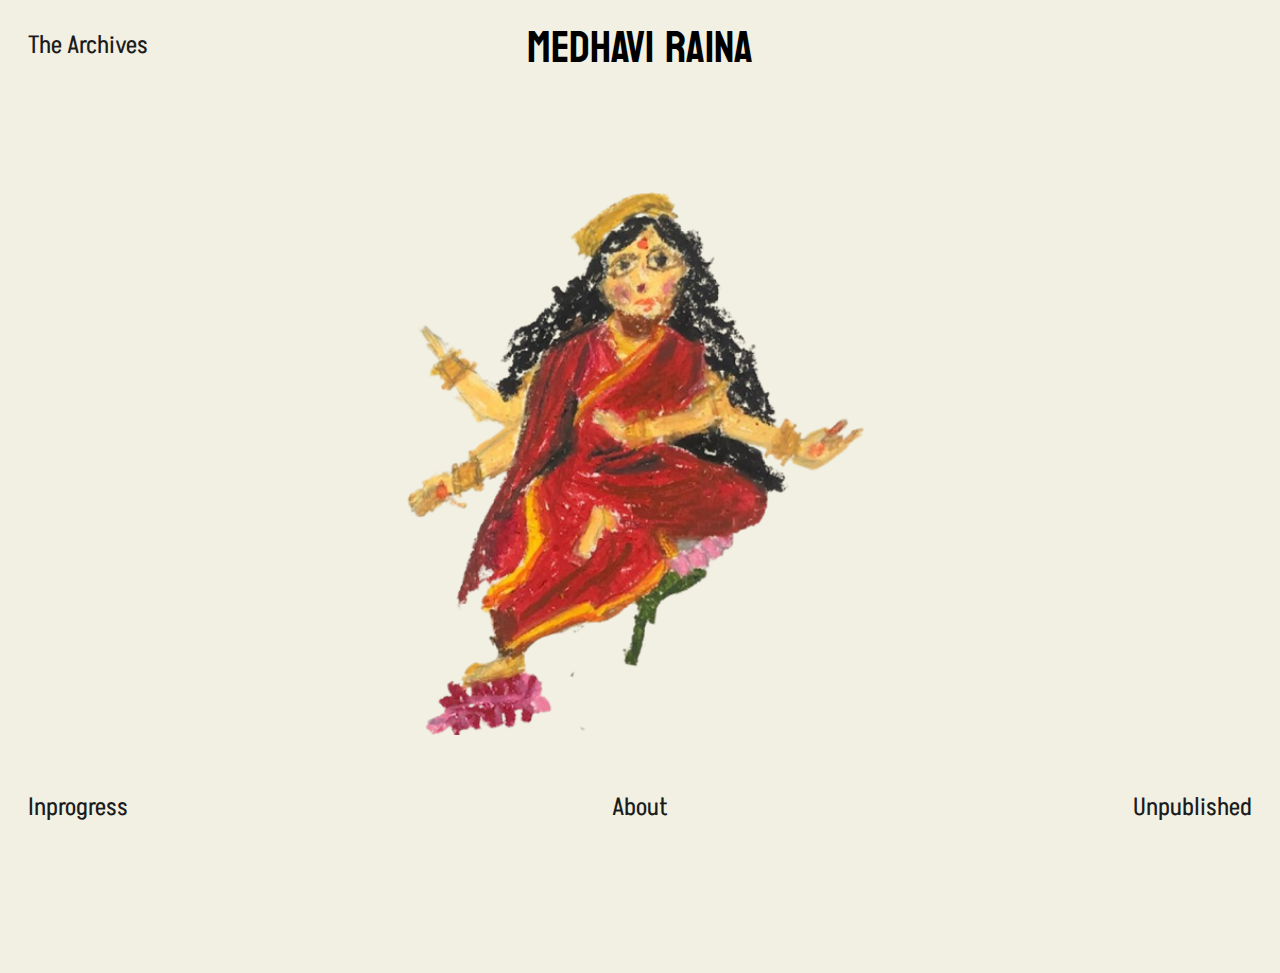
<file: index.html>
<!DOCTYPE html>
<html lang="en">
  <head>
    <meta charset="UTF-8" />
    <!-- <meta name="viewport" content="width=device-width, initial-scale=1.0" /> -->
    <meta name="viewport" content="width=device-width, initial-scale=1.0, maximum-scale=1, user-scalable=no, orientation=portrait">
    <link
      href="https://fonts.googleapis.com/css2?family=Akshar:wght@400;700&display=swap"
      rel="stylesheet"
    />
    <title>Responsive Portfolio</title>
    <link rel="stylesheet" href="styles.css" />
  </head>
  <body>
    <div class="main-name" onclick="">MEDHAVI RAINA</div>
    <div class="container">
      <!-- First Row -->
      <div class="item1" onclick="openBottomSheet()">The Archives</div>
      <!-- <div class="item2">Projects</div> -->

      <!-- Second Row -->
      <div class="item3">
        <img
          src="assets/images/homepageImage-removebg-preview.png"
          class="image1"
          alt="Image"
        />
      </div>

      <!-- Third Row -->
      <div class="third-row">
        <div class="item4"><a href="inprogress.html">Inprogress</a></div>
        <div class="item5"><a href="about.html">About</a></div>
        <div class="item6"><a href="thearchives.html">Unpublished</a></div>
      </div>
    </div>
    <div class="bottom-sheet" id="sheetNumber">
      <div class="sheet-content">
        <span class="close-btn" onclick="closeBottomSheet()">Back</span>
        <div class="archives-container">
          <a href="varsity.html" class="widget">
            <!-- <div class="image-section"></div> -->
            <div class="tag1">Varsity Memoirs</div>
          </a>
          <a href="business.html" class="widget">
            <!-- <div class="image-section"></div> -->
            <div class="tag2">
              <!-- <div class="image-section2"></div> -->
              Business Studies
            </div>
          </a>
          <!-- <div class="archive-clm3"> -->
            <a href="fyby.html" class="widget1">
              <!-- <div class="image-section"></div> -->
              <div class="tag3">PrabhaviFYBY</div>
            </a>
            <a href="lostart.html" class="widget1">
              <!-- <div class="image-section"></div> -->
              <div class="tag4">
                The Lost Arts
                <div class="image-section4"></div>
              </div>
            </a>
          <!-- </div> -->
          <a href="cars.html" class="widget">
            <!-- <div class="image-section"></div> -->
            <div class="tag5">
              <div class="image-section5">Cars&Cabins</div>
            </div>
          </a>
        </div>
      </div>
    </div>
    <script src="script.js"></script>
  </body>
</html>
</file>
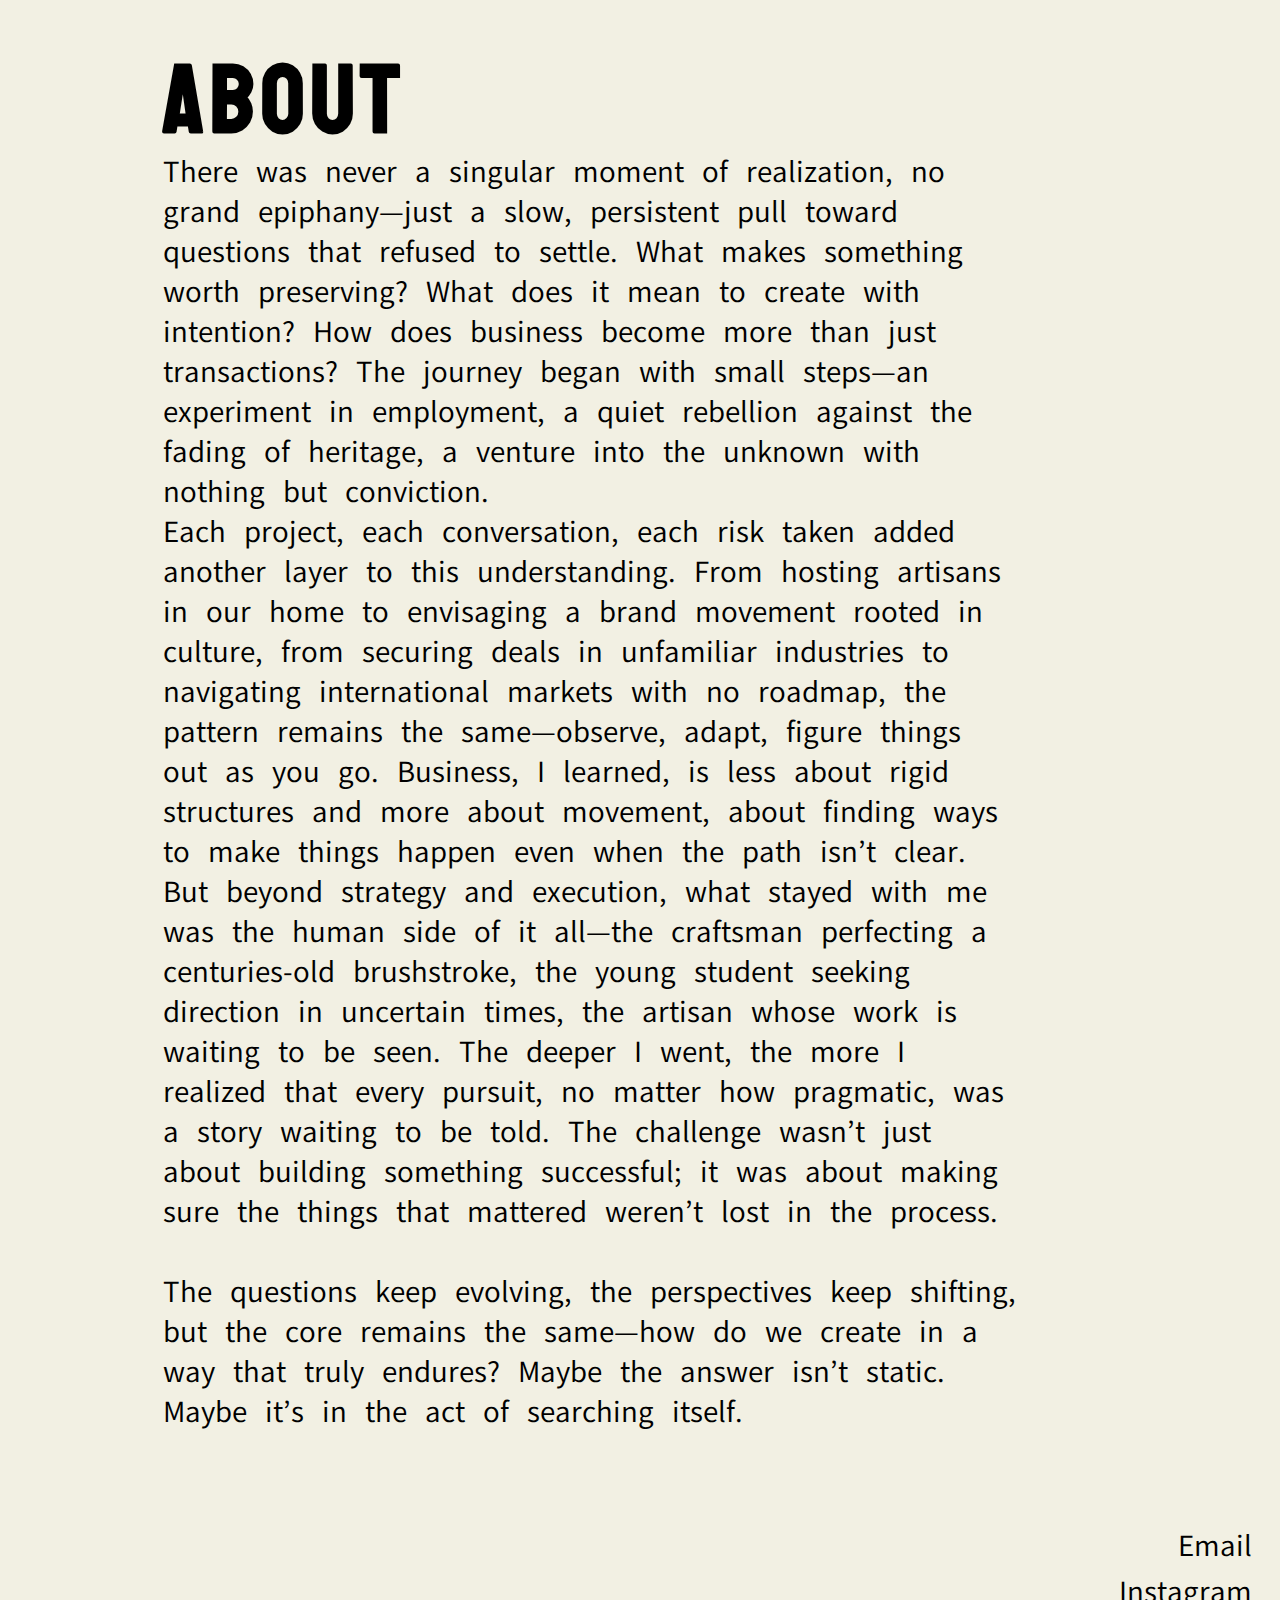
<file: about.html>
<!DOCTYPE html>
<html lang="en">
  <head>
    <meta charset="UTF-8" />
    <meta name="viewport" content="width=device-width, initial-scale=1.0" />
    <title>About</title>
    <link rel="stylesheet" href="styles.css" />
  </head>
  <body class="about-body">
    <div class="contentAB">
      <div class="aboutPara">
        <h1>ABOUT</h1>
        <p>
          There was never a singular moment of realization, no grand
          epiphany—just a slow, persistent pull toward questions that refused to
          settle. What makes something worth preserving? What does it mean to
          create with intention? How does business become more than just
          transactions? The journey began with small steps—an experiment in
          employment, a quiet rebellion against the fading of heritage, a
          venture into the unknown with nothing but conviction. <br> Each project,
          each conversation, each risk taken added another layer to this
          understanding. From hosting artisans in our home to envisaging a brand
          movement rooted in culture, from securing deals in unfamiliar
          industries to navigating international markets with no roadmap, the
          pattern remains the same—observe, adapt, figure things out as you go.
          Business, I learned, is less about rigid structures and more about
          movement, about finding ways to make things happen even when the path
          isn’t clear.
          <br />
          But beyond strategy and execution, what stayed with me was the human
          side of it all—the craftsman perfecting a centuries-old brushstroke,
          the young student seeking direction in uncertain times, the artisan
          whose work is waiting to be seen. The deeper I went, the more I
          realized that every pursuit, no matter how pragmatic, was a story
          waiting to be told. The challenge wasn’t just about building something
          successful; it was about making sure the things that mattered weren’t
          lost in the process. <br> <br> The questions keep evolving, the perspectives
          keep shifting, but the core remains the same—how do we create in a way
          that truly endures? Maybe the answer isn’t static. Maybe it’s in the
          act of searching itself. <br><br><br><br><br><br>
        </p>
      </div>
      <div class="aboutSocial">
        <p>Email</p><p>Instagram</p>
      </div>
    </div>
  </body>
</html>
</file>
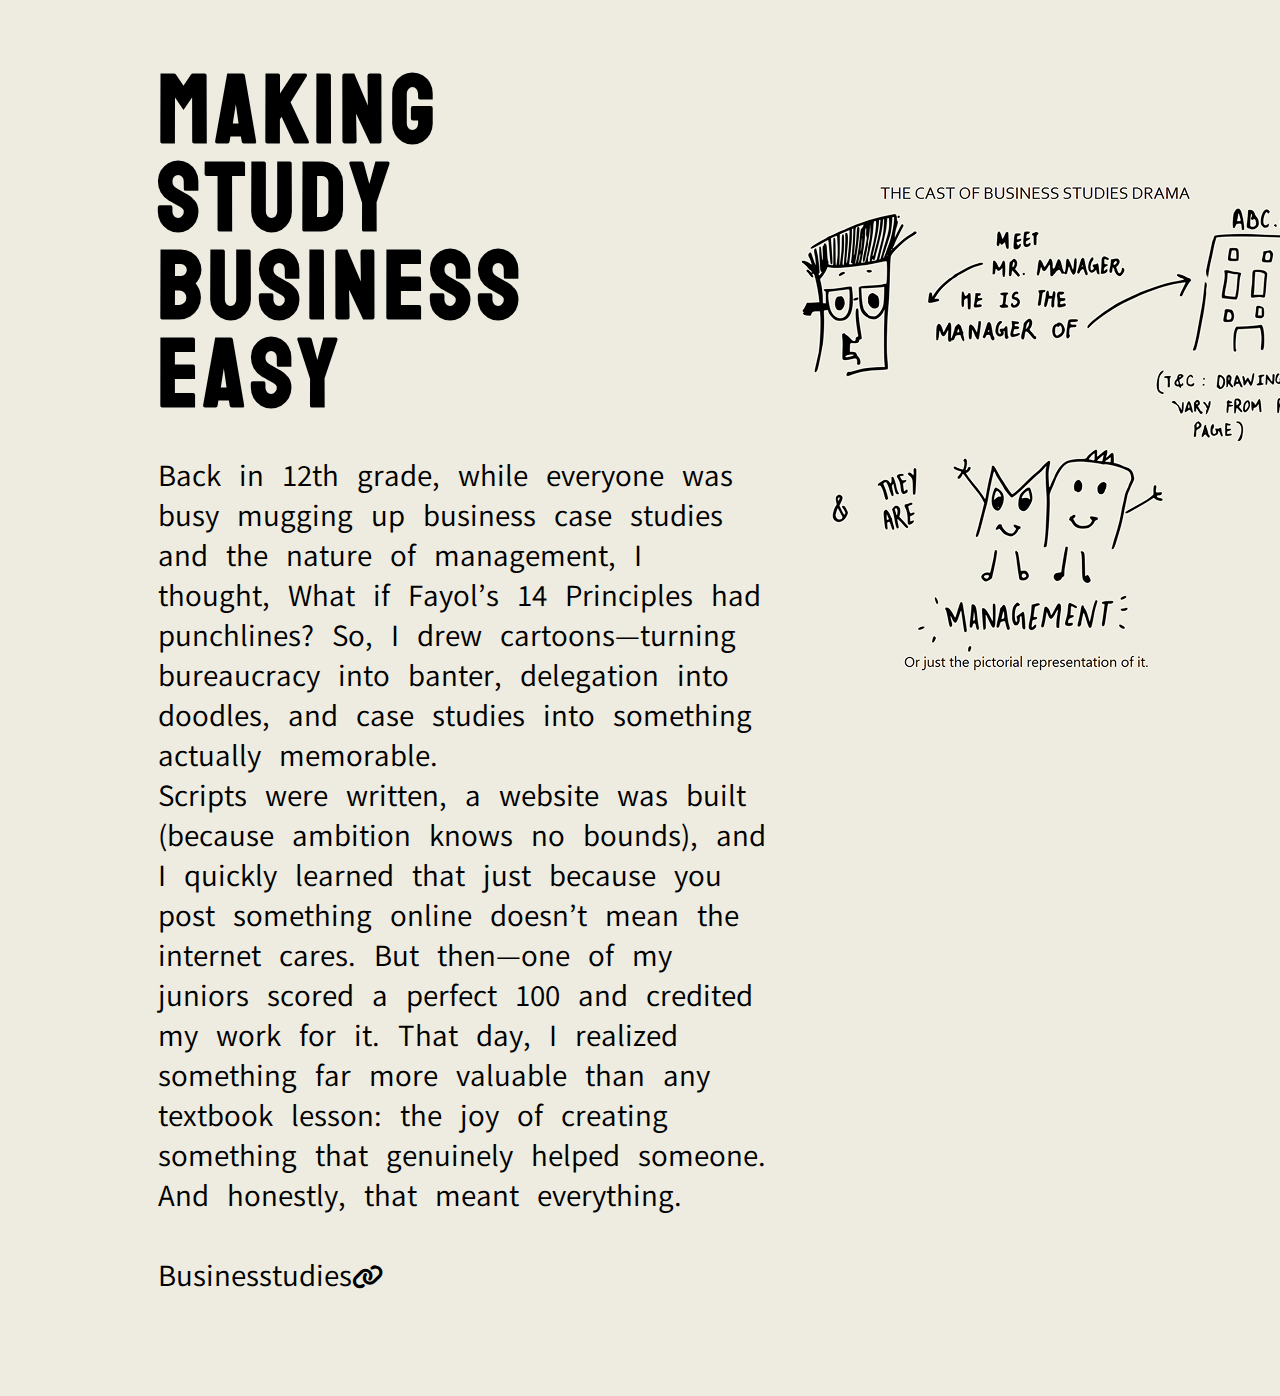
<file: business.html>
<!DOCTYPE html>
<html lang="en">
  <head>
    <meta charset="UTF-8" />
    <meta name="viewport" content="width=device-width, initial-scale=1.0" />
    <title>Business Studies</title>
    <link rel="stylesheet" href="styles.css" />
    <link
      rel="stylesheet"
      href="https://cdnjs.cloudflare.com/ajax/libs/font-awesome/6.4.2/css/all.min.css"
    />
  </head>
  <body class="business-body">
    <div class="content5">
      <div class="vl4">
        <h1>Making Study <br />Business easy</h1>
        <p>
          Back in 12th grade, while everyone was busy mugging up business case
          studies and the nature of management, I thought, What if Fayol’s 14
          Principles had punchlines? So, I drew cartoons—turning bureaucracy
          into banter, delegation into doodles, and case studies into something
          actually memorable. <br />
          Scripts were written, a website was built (because ambition knows no
          bounds), and I quickly learned that just because you post something
          online doesn’t mean the internet cares. But then—one of my juniors
          scored a perfect 100 and credited my work for it. That day, I realized
          something far more valuable than any textbook lesson: the joy of
          creating something that genuinely helped someone. And honestly, that
          meant everything. <br /><br />
          <a
            href="https://www.facebook.com/businesstudies/"
            class="businesslink"
            >Businesstudies<i class="fa-solid fa-link"></i
          ></a>
        </p>
        <br /><br />
      </div>
      <div class="bs25">
        <img src="assets/images/BusinesstudiesPostcard.png" alt="" />
      </div>
    </div>
  </body>
</html>
</file>
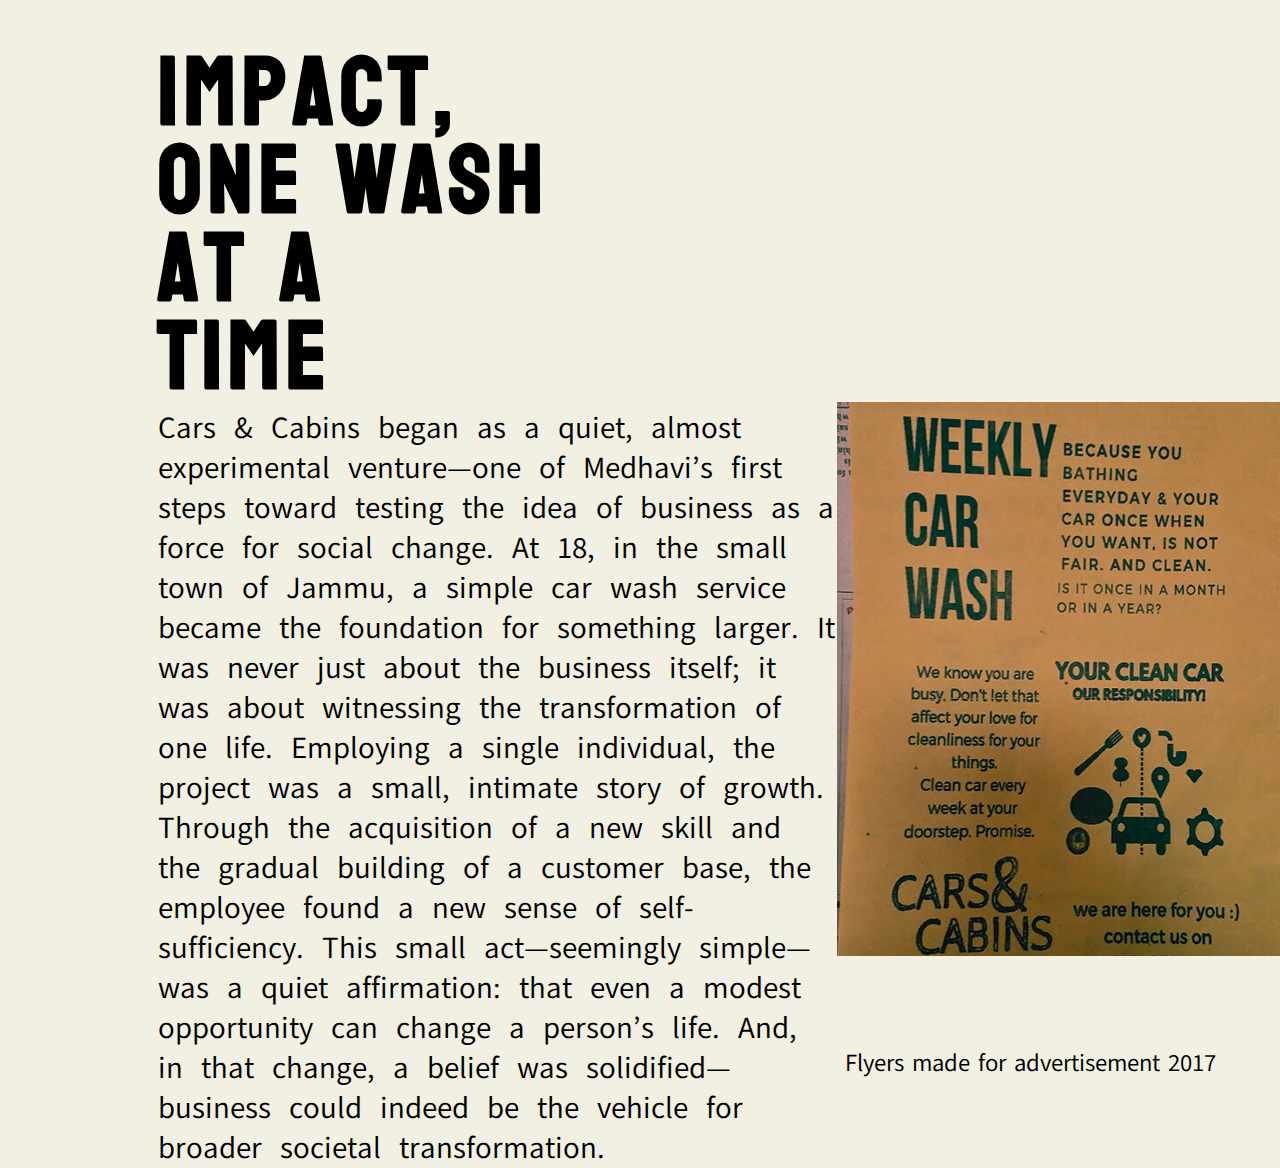
<file: cars.html>
<!DOCTYPE html>
<html lang="en">
  <head>
    <meta charset="UTF-8" />
    <meta name="viewport" content="width=device-width, initial-scale=1.0" />
    <title>Cars&Cabins</title>
    <link rel="stylesheet" href="styles.css" />
  </head>
  <body class="car-body">
    <div class="content">
      <div class="v0">
        <h1>
          Impact,<br />
          one wash at a <br />
          time
        </h1>
      </div>
      <div class="v1">
        <p>
          Cars & Cabins began as a quiet, almost experimental venture—one of
          Medhavi’s first steps toward testing the idea of business as a force
          for social change. At 18, in the small town of Jammu, a simple car
          wash service became the foundation for something larger. It was never
          just about the business itself; it was about witnessing the
          transformation of one life. Employing a single individual, the project
          was a small, intimate story of growth. Through the acquisition of a
          new skill and the gradual building of a customer base, the employee
          found a new sense of self-sufficiency. This small act—seemingly
          simple—was a quiet affirmation: that even a modest opportunity can
          change a person’s life. And, in that change, a belief was
          solidified—business could indeed be the vehicle for broader societal
          transformation.
        </p>
      </div>
      <div class="v2">
        <img src="assets/images/car&cabinsPostcard.png" alt="" class="bg2" />
        <p>Flyers made for advertisement 2017 &nbsp;&nbsp;&nbsp;&nbsp;&nbsp;&nbsp;&nbsp;</p>
      </div>
    </div>
  </body>
</html>
</file>
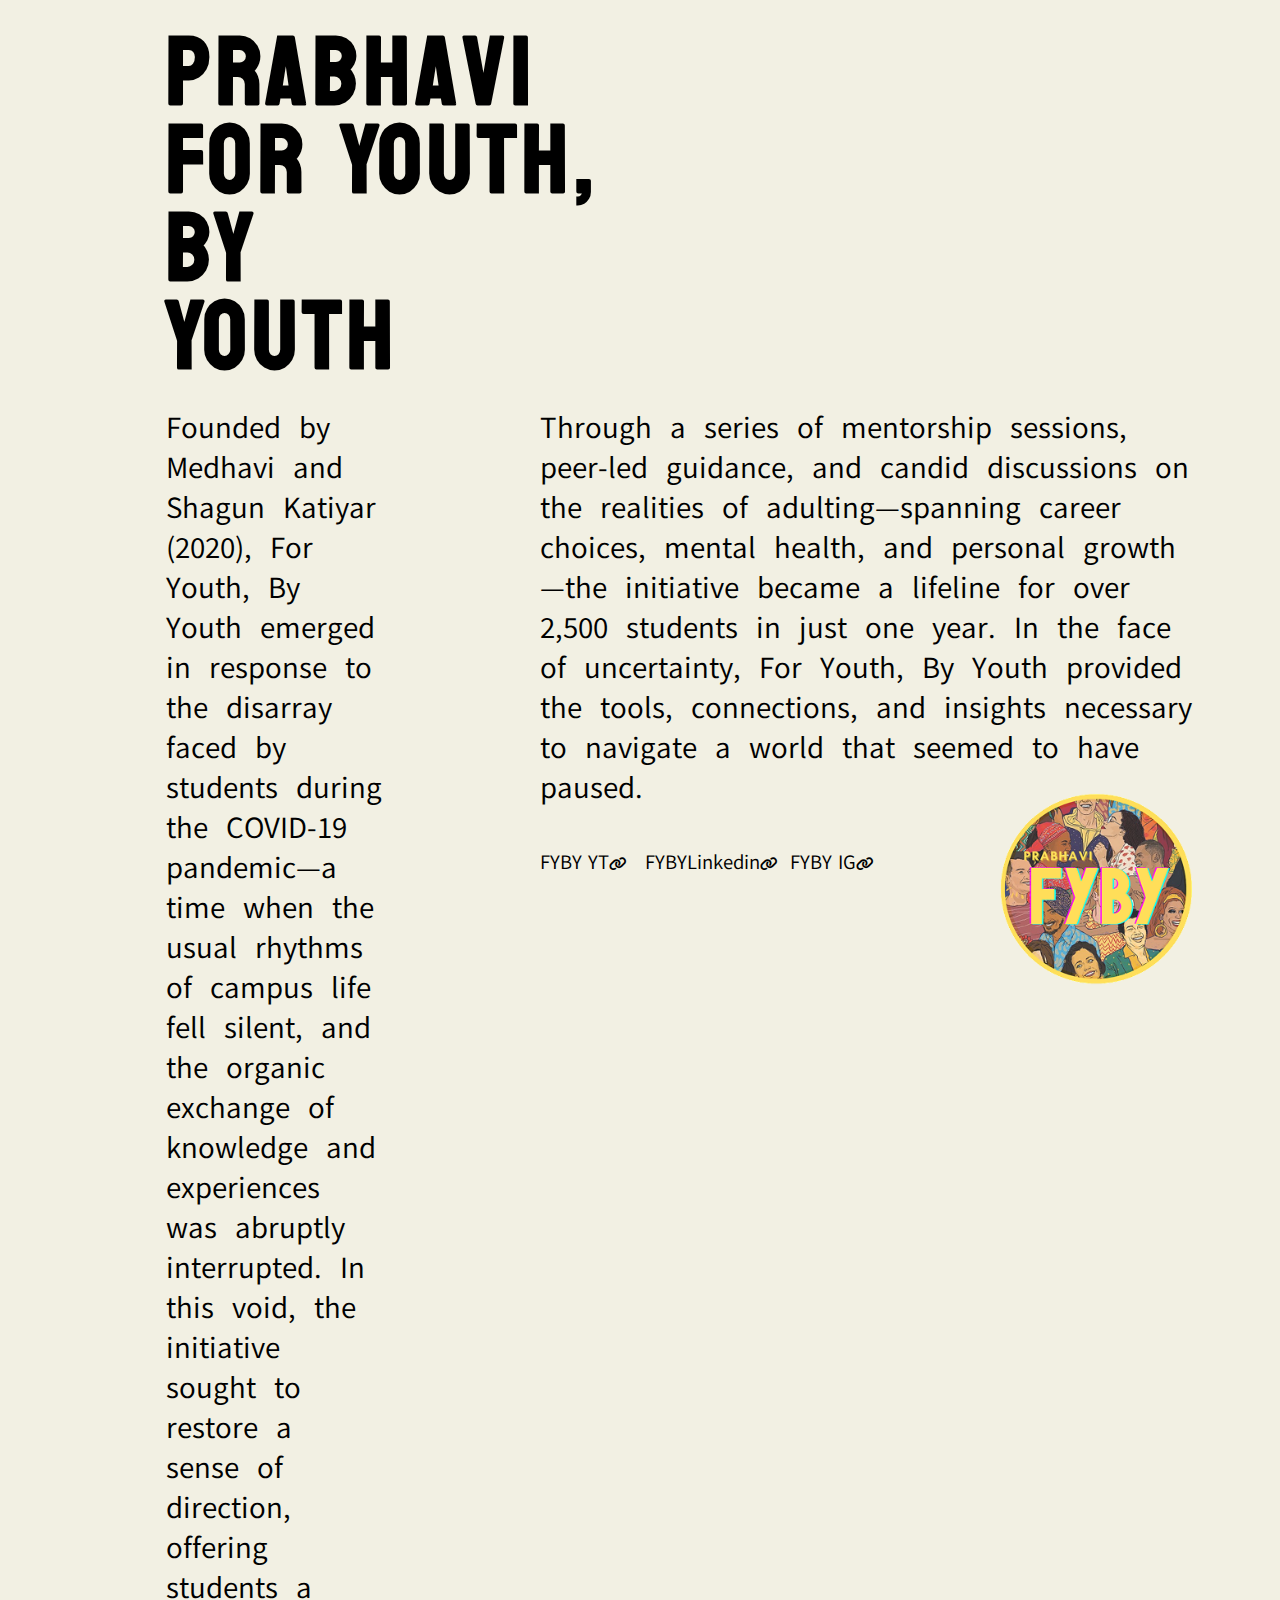
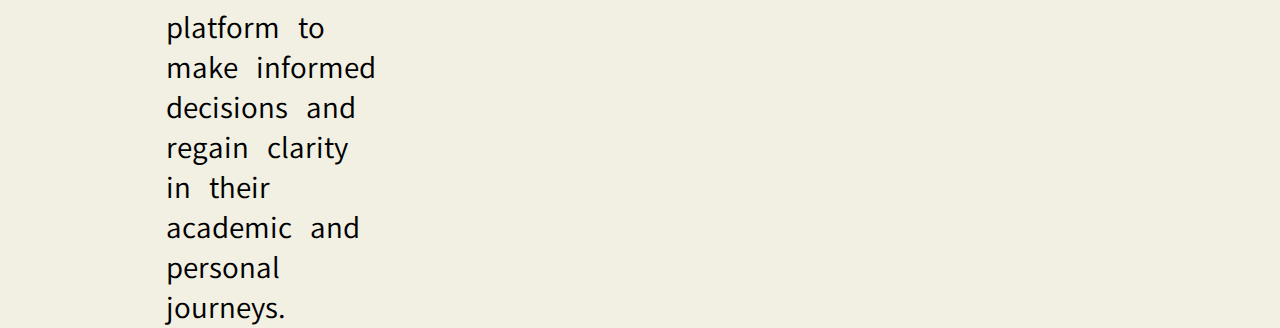
<file: fyby.html>
<!DOCTYPE html>
<html lang="en">
  <head>
    <meta charset="UTF-8" />
    <meta name="viewport" content="width=device-width, initial-scale=1.0" />
    <link
      rel="stylesheet"
      href="https://cdnjs.cloudflare.com/ajax/libs/font-awesome/6.4.2/css/all.min.css"
    />
    <title>FYBY</title>
    <link rel="stylesheet" href="styles.css" />
  </head>
  <body class="youth-body">
    <h1 class="h1">
      Prabhavi <br />
      For Youth, By <br />
      Youth
    </h1>
    <div class="content1">
      <div class="vl1">
        <p>
          Founded by Medhavi and Shagun Katiyar (2020), For Youth, By Youth
          emerged in response to the disarray faced by students during the
          COVID-19 pandemic—a time when the usual rhythms of campus life fell
          silent, and the organic exchange of knowledge and experiences was
          abruptly interrupted. In this void, the initiative sought to restore a
          sense of direction, offering students a platform to make informed
          decisions and regain clarity in their academic and personal journeys.
        </p>
      </div>

      <div class="vl2">
        <p>
          Through a series of mentorship sessions, peer-led guidance, and candid
          discussions on the realities of adulting—spanning career choices,
          mental health, and personal growth—the initiative became a lifeline
          for over 2,500 students in just one year. In the face of uncertainty,
          For Youth, By Youth provided the tools, connections, and insights
          necessary to navigate a world that seemed to have paused.
        </p>
        <br />
        <div class="link">
          <div class="social-icons">
            <a href="http://www.youtube.com/@prabhavifyby2883">FYBY YT<i class="fa-solid fa-link"></i> &nbsp;</a>
            <a href="http://www.youtube.com/@prabhavifyby2883"
              >FYBYLinkedin<i class="fa-solid fa-link"></i>&nbsp;
            </a>
            <a href="https://www.instagram.com/prabhavi.fyby/ ">FYBY IG<i class="fa-solid fa-link"></i> &nbsp;</a>
          </div>
          <img src="assets/images/fybyArchive.png" alt="" class="bg21" />
        </div>
      </div>
    </div>
  </body>
</html>
</file>
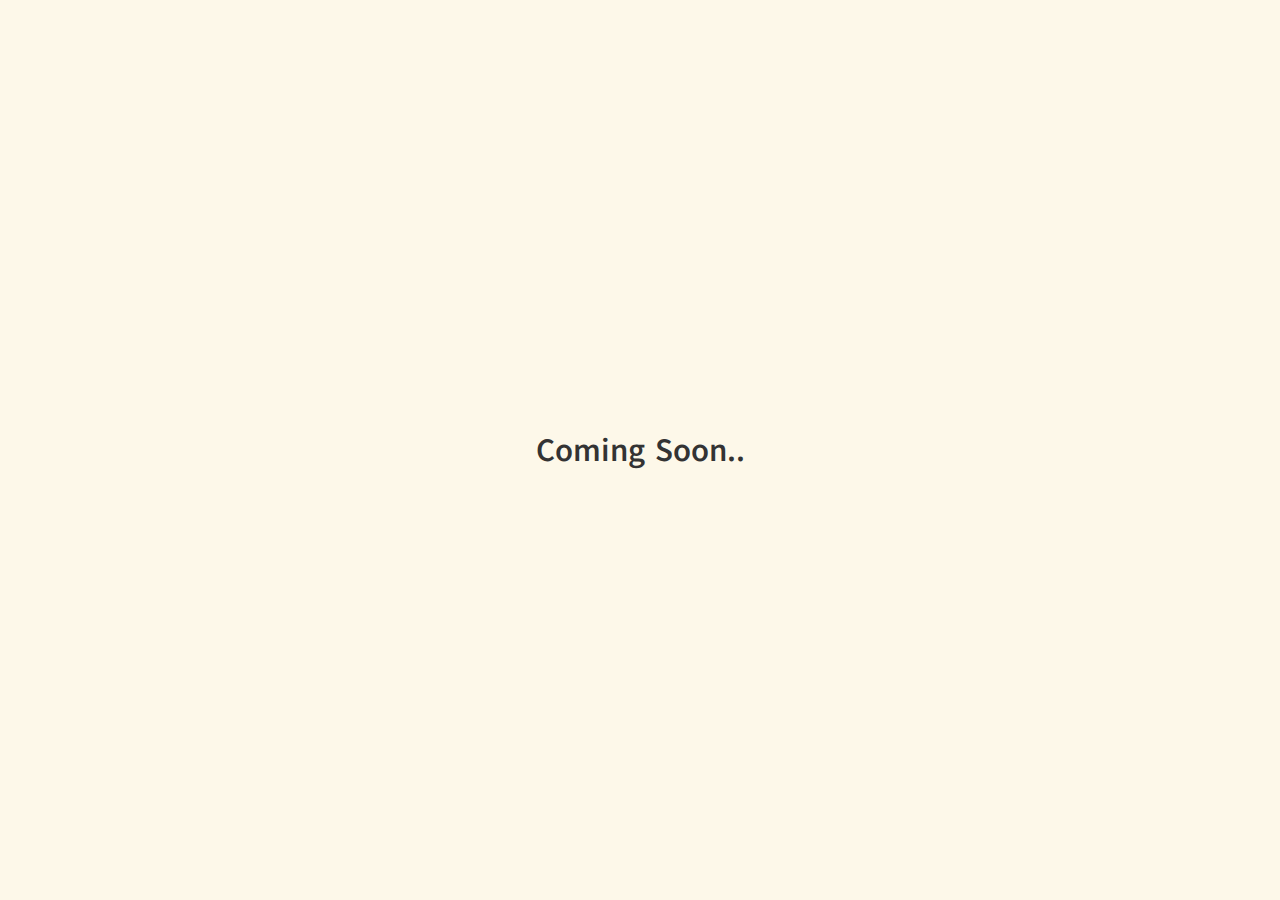
<file: inprogress.html>
<!DOCTYPE html>
<html lang="en">
<head>
    <meta charset="UTF-8">
    <meta name="viewport" content="width=device-width, initial-scale=1.0">
    <title>Coming Soon</title>
    <link rel="stylesheet" href="styles.css">
</head>
<body class="progress-body">
    <h1>Coming Soon..</h1>
</body>
</html>
</file>
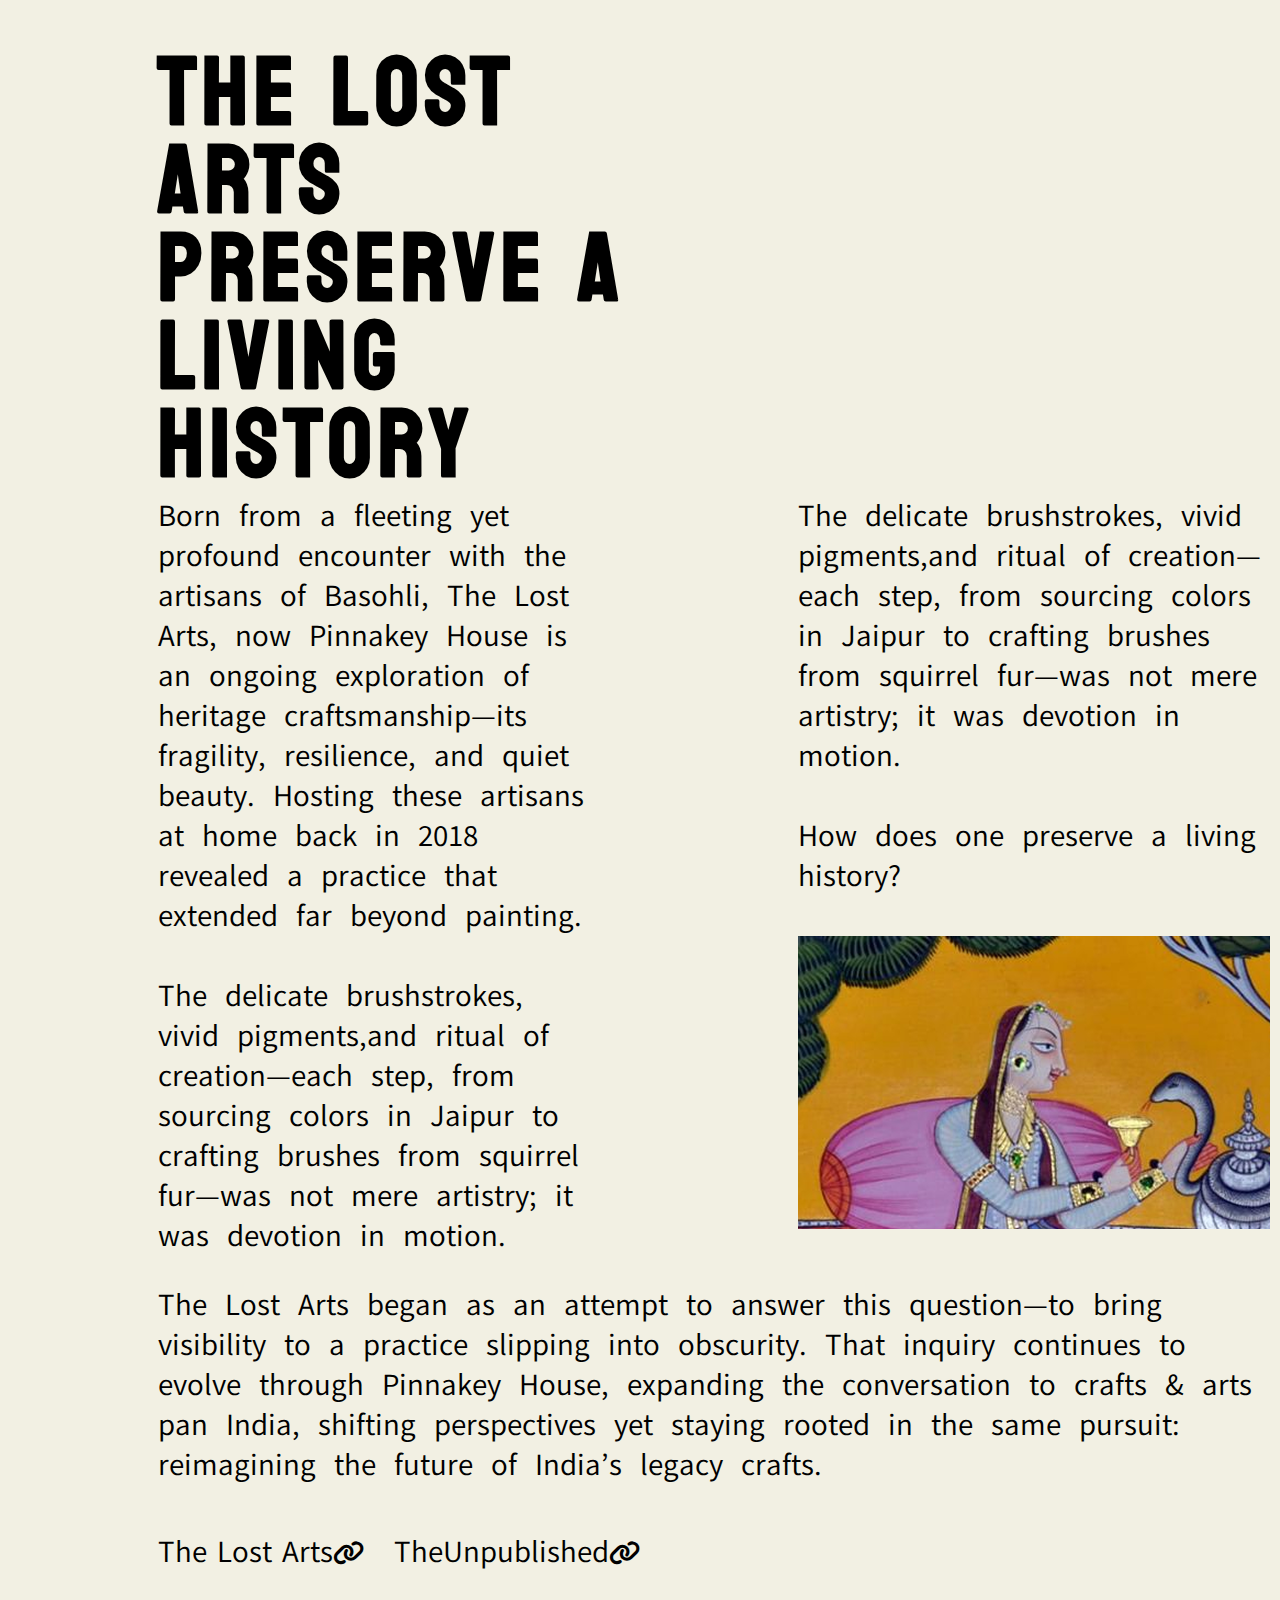
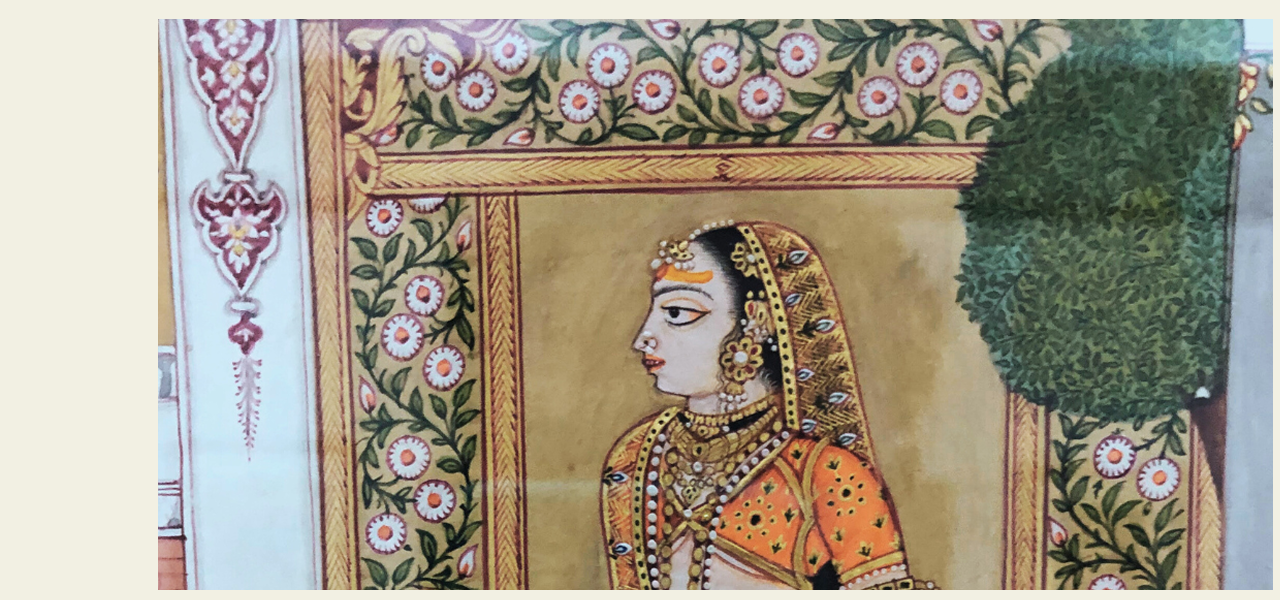
<file: lostart.html>
<!DOCTYPE html>
<html lang="en">
  <head>
    <meta charset="UTF-8" />
    <meta name="viewport" content="width=device-width, initial-scale=1.0" />
    <link
      rel="stylesheet"
      href="https://cdnjs.cloudflare.com/ajax/libs/font-awesome/6.4.2/css/all.min.css"
    />
    <title>LOST-ARTS</title>
    <link rel="stylesheet" href="styles.css" />
  </head>
  <body class="lostArt-body">
    <div class="half-background2"></div>

    <div class="content2">
      <div class="LA1">
        <h1>
          THE LOST ARTS <br />preserve a living <br />
          history
        </h1>
      </div>
      <div class="LA2">
        <p>
          Born from a fleeting yet profound encounter with the artisans of
          Basohli, The Lost Arts, now Pinnakey House is an ongoing exploration
          of heritage craftsmanship—its fragility, resilience, and quiet beauty.
          Hosting these artisans at home back in 2018 revealed a practice that
          extended far beyond painting. <br /><br />
          The delicate brushstrokes, vivid pigments,and ritual of creation—each
          step, from sourcing colors in Jaipur to crafting brushes from squirrel
          fur—was not mere artistry; it was devotion in motion. <br />
        </p>
      </div>
      <div class="LA3">
        <p>
          The delicate brushstrokes, vivid pigments,and ritual of creation—each
          step, from sourcing colors in Jaipur to crafting brushes from squirrel
          fur—was not mere artistry; it was devotion in motion.
          <br /><br />

          How does one preserve a living history? <br />
          <br />
          <img
            src="assets/images/lostArtsPostcard1.png"
            alt=""
            class="postcardLA"
          />
          <br /><br />
        </p>
      </div>

      <div class="LA4">
        <p>
          The Lost Arts began as an attempt to answer this question—to bring
          visibility to a practice slipping into obscurity. That inquiry
          continues to evolve through Pinnakey House, expanding the conversation
          to crafts & arts pan India, shifting perspectives yet staying rooted
          in the same pursuit: reimagining the future of India’s legacy crafts.
          <br /><br />
        </p>
        <div class="artSocials">
          <a
            href="https://www.canva.com/design/DAD3hVsez50/W-ATool3Ec9rPtY_vzNRqw/view?utm_content=DAD3hVsez50&utm_campaign=designshare&utm_medium=link2&utm_source=uniquelinks&utlId=he82ada2acf"
            >The Lost Arts<i class="fa-solid fa-link"></i></a> &nbsp;
            <a href="">TheUnpublished<i class="fa-solid fa-link"></i></a>
          <br /><br />
        </div>
        <img src="assets/images/lostArtsPostcard2.png" alt="" class="bg22" />
      </div>
    </div>
  </body>
</html>
</file>
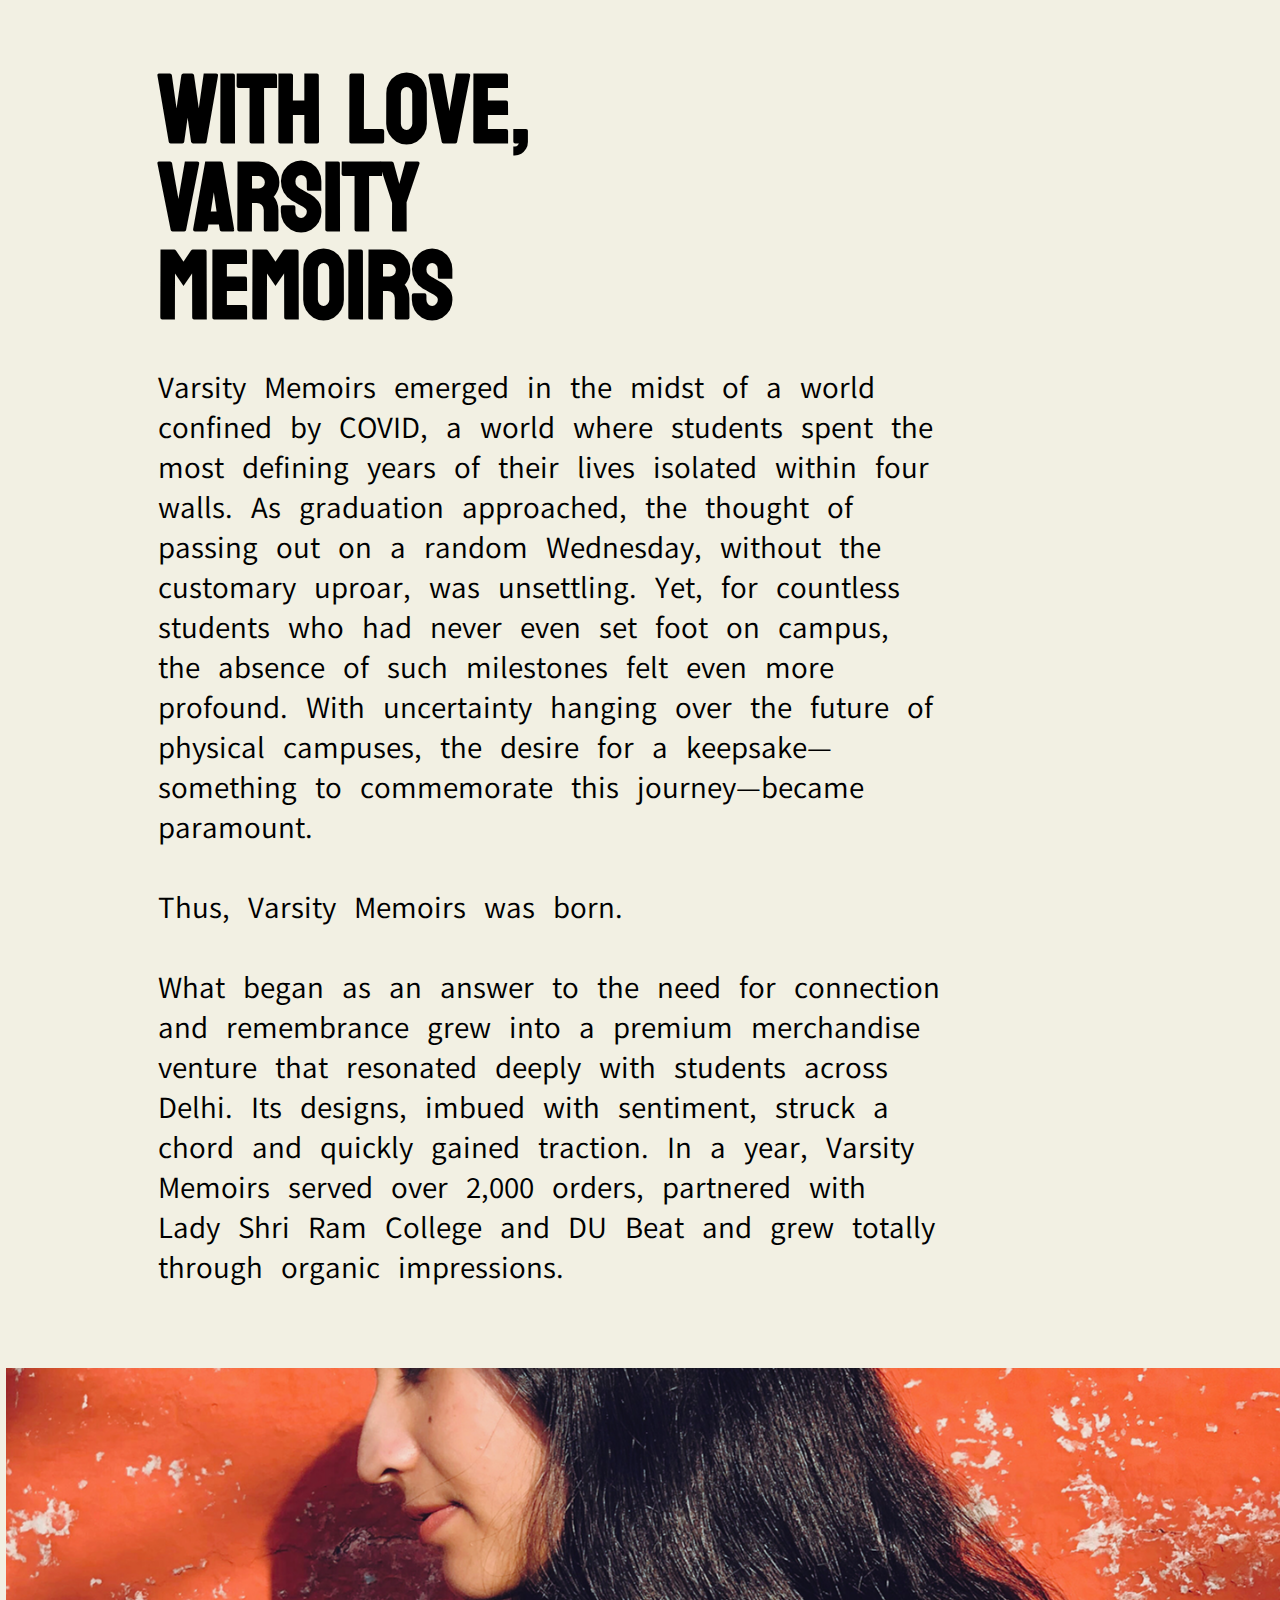
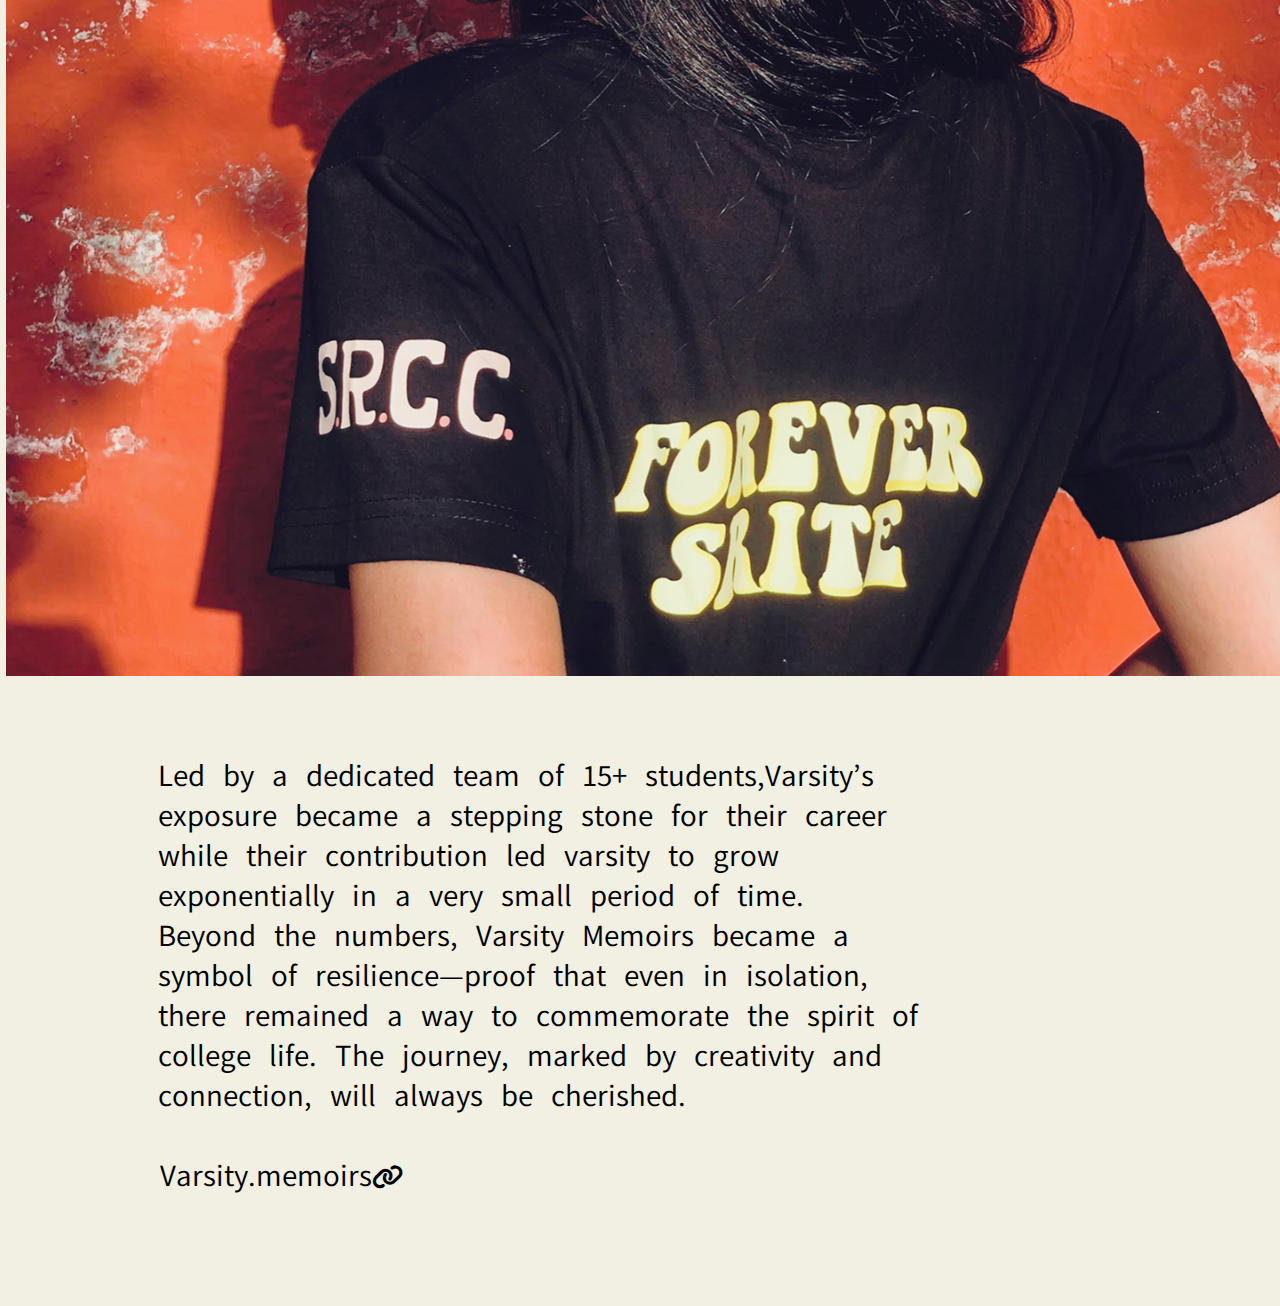
<file: varsity.html>
<!DOCTYPE html>
<html lang="en">
  <head>
    <meta charset="UTF-8" />
    <meta name="viewport" content="width=device-width, initial-scale=1.0" />
    <title>Varsity Memoirs</title>
    <link rel="stylesheet" href="styles.css" />
    <link rel="stylesheet" href="https://cdnjs.cloudflare.com/ajax/libs/font-awesome/6.4.2/css/all.min.css">

  </head>
  <body class="varsity-body">
    <div class="half-background4"></div>

    <div class="content4">
      <div class="vl4"></div>
      <h1>
        with Love, <br />
        Varsity Memoirs
      </h1>
      <p>
        Varsity Memoirs emerged in the midst of a world confined by COVID, a
        world where students spent the most defining years of their lives
        isolated within four walls. As graduation approached, the thought of
        passing out on a random Wednesday, without the customary uproar, was
        unsettling. Yet, for countless students who had never even set foot on
        campus, the absence of such milestones felt even more profound. With
        uncertainty hanging over the future of physical campuses, the desire for
        a keepsake—something to commemorate this journey—became paramount.
        <br />
        <br />
        Thus, Varsity Memoirs was born. <br /><br />
        What began as an answer to the need for connection and remembrance grew
        into a premium merchandise venture that resonated deeply with students
        across Delhi. Its designs, imbued with sentiment, struck a chord and
        quickly gained traction. In a year, Varsity Memoirs served over 2,000
        orders, partnered with Lady Shri Ram College and DU Beat and grew
        totally through organic impressions. <br />
        <img src="assets/images/VarsityPostcard.png" alt="Varsity Postcard" class="full-width-img">
        Led by a dedicated team of 15+ students,Varsity’s exposure became a
        stepping stone for their career while their contribution led varsity to
        grow exponentially in a very small period of time. <br />
        Beyond the numbers, Varsity Memoirs became a symbol of resilience—proof
        that even in isolation, there remained a way to commemorate the spirit
        of college life. The journey, marked by creativity and connection, will
        always be cherished.
        <br>
        <br>
        <a href="https://www.instagram.com/varsity.memoirs/" class="varsitylink">Varsity.memoirs<i class="fa-solid fa-link"></i></a><br><br><br>
      </p>
      <!-- <img src="assets/images/varsity2.jpg" alt="" class="bg24">  -->
    </div>
  </body>
</html>
</file>
<file: styles.css>
@import url('https://fonts.googleapis.com/css2?family=Akshar:wght@400;700&display=swap');
@import url('https://fonts.googleapis.com/css2?family=Manrope:wght@400;700&display=swap');
@import url("https://fonts.googleapis.com/css2?family=Koulen&display=swap");
@import url("https://fonts.googleapis.com/css2?family=Akatab&display=swap");

@font-face {
    font-family: 'Myanmar Khyay';
    src: url('fonts/Khyay-Regular.woff2') format('woff2'),
        url('fonts/Khyay-Regular.woff') format('woff'),
        url('fonts/Khyay-Regular.ttf') format('truetype');
    font-weight: normal;
    font-style: normal;
}

body {
    height: 100vh;
    /* Full screen height */
    background: #f2f0e3;
    overflow-y: hidden;
    /* font-family: Cambria, Cochin, Georgia, Times, "Times New Roman", serif; */
    font-family: 'Akshar', sans-serif;


    font-style: normal;
    /* display: flex; */
    font-size: 25px;
    line-height: auto;
}

.main-name {
    /* font-family: 'Inter'; */
    font-family: 'Koulen', sans-serif;
    font-size: 44px;
    position: relative;
    text-align: center;
    /* top: 20px; */
    z-index: -1;
}

.container {
    display: grid;
    color: #1c1c1c;
    /* gap: 10px; */
    /* padding-top: -800px; */
    margin-top: -60px;
    /* Define Grid Layout */
    width: 100%;
    height: 105vh;
    /* background: white; */
    grid-template-columns: repeat(2, 1fr);
    /* First row - 2 columns */
    grid-template-rows: auto auto auto;
    /* 3 rows */
    -webkit-tap-highlight-color: transparent;
}


/* First row: Two columns */
.item1 {
    /* background: lightblue; */
    padding-left: 20px;
    text-align: start;
    transition: color 0.3s ease-in-out;
    cursor: pointer;
}

.item1:active {
    color: #f2f0e3;
}


/* Second row: Single column (spans full width, image centered) */
.item3 {
    grid-column: 1 / -1;
    /* Spans full width */
    display: flex;
    justify-content: center;
    align-items: center;
    transition: opacity 0.5s ease-in;
    /* Smooth fade effect */
    /* opacity: 0; */
}

.item3 img {
    width: 500px;
    margin-top: -80px;
    margin-bottom: -30px;

    /* Adjust image size */
    height: 560px;
    /* border-radius: 5%; */
    /* box-shadow: 0 4px 8px 0 #40403b, 0 4px 8px 0 #e2d05a; */
}

.image1 {
    animation-name: fade;
    animation-duration: 2s;
}

@keyframes fade {
    from {
        opacity: 0.2;
    }

    to {
        opacity: 1;
    }
}

/* Third row: Three columns */
.third-row {
    display: grid;
    grid-template-columns: repeat(3, 1fr);
    /* Three columns */
    /* gap: 10px; */
    grid-column: 1 / -1;
    /* margin-top: 50px; */
    /* Spans full width */
}

.item4 {
    /* background: lightcoral; */
    padding: 20px;
    text-align: start;
    transition: color 0.3s ease-in-out;
}

.item4:active {
    color: #f2f0e3;
}

/* bottomSheet */
.bottom-sheet {
    position: fixed;
    left: 0;
    top: -100%;
    /* Keeps it hidden initially */
    width: 100%;
    height: 90vh;
    /* Adjust height as needed */
    background-color: #f2f0e3;
    color: black;
    box-shadow: 0px -2px 10px rgba(0, 0, 0, 0.3);
    transition: top 0.8s ease-in-out;
    z-index: 1000;
    /* Ensures it appears on top */
    display: flex;
    flex-direction: column;
    /* Allows scrolling inside */
    justify-content: flex-start;
    align-items: center;
    overflow: hidden;
}

/* Content inside the Bottom Sheet */
.sheet-content {
    flex-grow: 1;
    padding: 100px;
    width: 90%;
    max-width: 2000px;
    text-align: center;
    overflow-y: auto;
}

.sheet-content::-webkit-scrollbar {
    display: none;
}

/* Hide scrollbar for Firefox */
.sheet-content {
    scrollbar-width: none;
    -ms-overflow-style: none;
    /* Hide scrollbar in IE and Edge */
}

/* Close Button */
.close-btn {
    position: absolute;
    bottom: 10px;
    right: 15px;
    font-size: 20px;
    font-family: 'Akatab', sans-serif;
    /* text-decoration: underline; */
    cursor: pointer;
    /* background: black; */
    color: rgb(0, 0, 0);
    margin: 30px;
    padding: 2px 8px 2px 8px;
    /* box-shadow: 0px 10px 5px rgba(0, 0, 0, 0.3); */
    /* background-color: #f2f0e3; */
    transition: transform 0.1s ease-in-out;
    -webkit-tap-highlight-color: transparent;
}

.close-btn:active {
    transform: scale(0.9);
}



.item5 {
    /* background: lightblue; */
    padding: 20px;
    text-align: center;
    transition: color 0.3s ease-in-out;
}

.item5:active {
    color: #f2f0e3;
}

a {
    color: inherit;
    /* Inherits color from parent */
    text-decoration: none;
    /* Removes underline */
}

.item6 {
    /* background: lightblue; */
    padding: 20px;
    text-align: end;
    transition: color 0.3s ease-in-out;
}

.item6:active {
    color: #f2f0e3;
}


/* Responsive: Stack on small screens */
@media (max-width: 600px) {
    body {
        overflow: hidden;
        font-size: 12px;
        width: 100vw;
        height: 100vh;
    }

    .main-name {
        top: 16px;
        font-size: 18px;
    }

    .item1 {
        margin-top: 50px;
    }

    /* .container {
      width: 100%;
      height: 700px;
    } */
    .item3 img {
        padding-bottom: 8px;
        width: 320px;
        /* Adjust image size */
        height: 350px;
    }

    .bottom-sheet {
        height: 75vh;
    }
}


.archives-container {
    display: grid;
    grid-template-columns: repeat(1, 1fr);
    text-align: start;
    margin-top: 10px;
    -webkit-tap-highlight-color: transparent;

}

.tag1,
.tag2,
.tag3,
.tag4,
.tag5 {
    width: 45vw;
    font-size: 96px;
    margin-bottom: -50px;
    margin-left: 60px;
}


.widget:active {
    transform: scale(0.9);
    opacity: 0.7;
}
.widget1:active {
    transform: scale(0.9);
    opacity: 0.7;
}



@media (max-width:600px) {

    .tag1,
    .tag2,
    .tag3,
    .tag4,
    .tag5 {
        width: 95vw;
        font-size: 45px;
        margin-left: 10px;
        margin-bottom: -4px;
    }

    .close-btn {
        position: absolute;
        bottom: 10px;
        right: -20px;
        font-size: 16px;
        /* margin: 30px; */
        /* padding: 2px 0px 2px 5px; */
    }

}




/* carPage */

.car-body {
    margin: 0;
    /* background-image: linear-gradient(to bottom, #6a909a 25%, #ef9e4d 100%); */
    background-color: #F2F0E3;

    display: flex;
    height: 100%;
    /* Full height */
    /* background-color: #eddfd1; */
    overflow: scroll;
}

.car-body::-webkit-scrollbar {
    display: none;
    /* Chrome, Safari */
}


.content {
    display: grid;
    text-align: start;
    position: relative;
    grid-template-columns: 2fr 1fr;
    padding: 20px 0px 0px 0px;
}

.car-body h1 {
    font-size: 96px;
    text-align: start;
    letter-spacing: 6px;
    line-height: 88px;
    font-weight: 10px;
    color: #000000;
    font-family: 'Koulen';
    margin: 30px 615px 0px 158px;
}

.v0 {
    grid-column: 1 / -1;
}

.v1 p {
    font-size: 30px;
    color: #000000;
    text-align: start;
    letter-spacing: -6%;
    word-spacing: 8px;
    line-height: 40px;
    /* font-family: 'Gill Sans', 'Gill Sans MT', Calibri, 'Trebuchet MS', sans-serif; */
    /* font-family: Cambria, Cochin, Georgia, Times, 'Times New Roman', serif; */
    font-family: 'Akatab', sans-serif;
    margin: 6px 0px 0px 158px;
}

.v2 {
    display: grid;
    justify-items: end;
    font-family: 'Akatab', sans-serif;
    font-size: 24px;
}

@media (max-width : 600px) {

    .car-body {
        background-color: #F2F0E3;
        overflow: hidden;
        margin: 0px;
    }

    .content {
        top: -20px;
        grid-template-columns: repeat(1, 1fr);
    }

    .content h1 {
        width: 70vw;
        /* margin-top: 180px; */
        font-size: 34px;
        text-align: start;
        letter-spacing: 2px;
        line-height: 38px;
        font-weight: 10px;
        margin-left: 6px;
        margin-right: 6px;
        padding: 0px 17px 0px 8px;
    }

    .v1 p {
        width: 90vw;
        font-size: 14px;
        letter-spacing: 1%;
        word-spacing: 1px;
        line-height: 14px;
        margin: 6px 3px 0px 12px;
        /* padding: 6px 0px 0px 106px; */
    }

    .bg2 {
        margin-top: 20px;
        width: 200px;
    }

    .v2 {
        font-size: 14px;
        letter-spacing: 1%;
        word-spacing: 1px;
        line-height: 14px;
        display: grid;
        justify-items: start;
        margin: 6px 3px 0px 12px;
    }

}


/* FYBY */
.youth-body {
    background-color: #F2F0E3;
    overflow: scroll;
}

.youth-body::-webkit-scrollbar {
    display: none;
    /* Chrome, Safari */
}

.content1 {
    display: grid;
    text-align: start;
    position: relative;
    padding: 20px 80px 0px 0px;
    grid-template-columns: repeat(2, 1fr);
}

.h1 {
    font-size: 96px;
    text-align: start;
    letter-spacing: 6px;
    line-height: 88px;
    font-weight: 10px;
    color: #000000;
    font-family: 'Koulen';
    margin: 30px 615px 0px 158px;
}

.bg21 {
    /* padding: 50px; */
    width: 192px;
    height: 192px;
}

.content1 p {
    font-size: 30px;
    color: #000000;
    text-align: start;
    letter-spacing: -6%;
    word-spacing: 8px;
    line-height: 40px;
    /* font-family: 'Gill Sans', 'Gill Sans MT', Calibri, 'Trebuchet MS', sans-serif; */
    /* font-family: Cambria, Cochin, Georgia, Times, 'Times New Roman', serif; */
    font-family: 'Akatab', sans-serif;
    margin: 6px 0px 0px 158px;
}

.social-icons {
    font-size: 20px;
    margin: 6px 0px 0px 158px;

}

.social-icons i {
    font-size: 14px;
}

.link {
    display: grid;
    grid-template-columns: repeat(2, 1fr);
    font-size: 30px;
    color: #000000;
    text-align: start;
    font-family: 'Akatab', sans-serif;
}

.social-icons {
    width: 550px;
    text-align: start;
    -webkit-tap-highlight-color: transparent;
}
.social-icons a:active{
    color: #525252;
}

.link img {
    margin-top: -50px;
    margin-left: -90px;
}




@media (max-width : 600px) {
    .content1 {
        top: -20px;
        width: 80vw;
        grid-template-columns: repeat(1, 1fr);
    }

    .h1 {
        width: 70vw;
        /* margin-top: 180px; */
        font-size: 34px;
        text-align: start;
        letter-spacing: 2px;
        line-height: 38px;
        font-weight: 10px;
        margin-left: 6px;
        margin-right: 6px;
        padding: 0px 0px 0px 8px;
    }

    .content1 p {
        width: 90vw;
        font-size: 14px;
        letter-spacing: 1%;
        word-spacing: 1px;
        line-height: 14px;
        margin-left: 6px;
        margin-right: 6px;
        padding: 0px 0px 0px 8px;
    }


    /* FYBY socials  */
    .social-icons {
        font-size: 12px;
        letter-spacing: 1%;
        word-spacing: 1px;
        line-height: 14px;
        margin-left: 6px;
        margin-right: 6px;
        padding: 0px 0px 0px 8px;
        justify-self: start;
        width: 85vw;
        
    }


    .bg21 {
        width: 72px;
        height: 72px;
    }
    .link{
        grid-template-columns: repeat(2, 1fr);
        width: 70vw;
        
    }
    .link img {
        margin-top: 0px;
        margin-left: -70px;
        justify-self: end;
        position: relative;
    }

}

/* Lost-Arts */
.lostArt-body {
    margin: 0;
    /* background-image: linear-gradient(to bottom, #6a909a 50%, #ef9e4d 100%); */
    background-color: #F2F0E3;

    display: flex;
    height: 100%;
    /* Full height */
    /* background-color: #eddfd1; */
    overflow: scroll;
}

.lostArt-body::-webkit-scrollbar {
    display: none;
    /* Chrome, Safari */
}


.content2 {
    display: grid;
    text-align: start;
    position: relative;
    padding: 20px 50px 0px 0px;
    grid-template-columns: repeat(2, 1fr);
}

.LA1 {
    grid-column: 1 / -1;
    width: 100vw;
}

.content2 h1 {
    font-size: 96px;
    text-align: start;
    letter-spacing: 6px;
    line-height: 88px;
    font-weight: 10px;
    color: #000000;
    font-family: 'Koulen';
    margin: 30px 615px 0px 158px;
}

.LA4 {
    grid-column: 1 / -1;
}

.LA4 a {
    cursor: pointer;
}

.LA4 a:active {
    color: #525252;
}

.artSocials {
    font-size: 30px;
    font-family: 'Akatab', sans-serif;
    margin: 6px 0px 0px 158px;
    -webkit-tap-highlight-color: transparent;

}

.artSocials i {
    font-size: 25px;
}

.content2 p {
    font-size: 30px;
    color: #000000;
    text-align: start;
    letter-spacing: -6%;
    word-spacing: 8px;
    line-height: 40px;
    font-family: 'Akatab', sans-serif;
    margin: 6px 50px 0px 158px;
}

.bg22 {
    margin: 6px 50px 0px 158px;
}

@media (max-width : 600px) {

    .content2 {
        top: -20px;
        width: 0vw;
        grid-template-columns: repeat(1, 1fr);
    }

    .content2 h1 {
        width: 70vw;
        /* margin-top: 180px; */
        font-size: 34px;
        text-align: start;
        letter-spacing: 2px;
        line-height: 38px;
        font-weight: 10px;
        margin-left: 6px;
        margin-right: 6px;
        padding: 0px 17px 0px 8px;
    }

    .content2 p {
        width: 90vw;
        font-size: 14px;
        letter-spacing: 1%;
        word-spacing: 1px;
        line-height: 14px;
        margin-left: 6px;
        margin-right: 6px;
        padding: 0px 17px 0px 8px;
        /* margin: 6px 3px 0px -140px; */
    }

    .LA1,
    .LA2,
    .LA3,.LA4{
        width: 90vw;
    }

    .postcardLA {
        width: 70vw;
    }

    .bg22 {
        width: 100vw;
        height: auto;
        /* Maintain aspect ratio */
        /* display: block; */
        margin: 8px 0px 0px 0px;

    }

    .artSocials {
        font-size: 14px;
        font-family: 'Akatab', sans-serif;
        margin: 0px 17px 0px 15px;
    }

    .artSocials i {
        font-size: 11px;
    }
}



/* varsity Memoris */
.varsity-body {
    margin: 0;
    /* background-image: linear-gradient(to bottom, #6a909a 50%, #ef9e4d 100%); */
    background-color: #F2F0E3;
    /* display: flex; */
    height: 100%;
    /* Full height */
    /* background-color: #eddfd1; */
    overflow: auto;
    /* scrollbar-width: none; */
    overflow-x: hidden;
}

.varsity-body::-webkit-scrollbar {
    display: none;
    /* Chrome, Safari */
}


.content4 {
    /* top: 40px; */
    /* width: 70vw; */
    text-align: justify;
    position: relative;
    /* padding: 68px 340px 0px 50px; */
}

.content4 h1 {
    /* margin-top: 180px; */
    font-size: 96px;
    text-align: start;
    letter-spacing: -6%;
    line-height: 88px;
    font-weight: 10px;
    color: #000000;
    font-family: 'Koulen';
    margin: 68px 615px 0px 158px;
}

.content4 p {
    font-size: 30px;
    color: #000000;
    text-align: start;
    letter-spacing: -6%;
    word-spacing: 8px;
    line-height: 40px;
    /* font-family: 'Gill Sans', 'Gill Sans MT', Calibri, 'Trebuchet MS', sans-serif; */
    /* font-family: Cambria, Cochin, Georgia, Times, 'Times New Roman', serif; */
    font-family: 'Akatab', sans-serif;
    padding: 6px 340px 0px 158px;
}

.varsitylink {
    padding: 2px;
    /* box-shadow: 1px 0px 1px 1px #333; */
    -webkit-tap-highlight-color: transparent;
}

.varsitylink:active {
    color: #525252;
}

i {
    font-size: 25px;
}

.full-width-img {
    width: 100vw;
    height: auto;
    /* Maintain aspect ratio */
    display: block;
    margin: 80px 0px 80px -152px;
}


@media (max-width : 600px) {
    .varsity-body {
        overflow-x: hidden;
    }

    i {
        font-size: 11px;
    }

    .content4 {
        top: -20px;
        width: 100vw;
        position: absolute;
    }

    .content4 h1 {
        width: 70vw;
        /* margin-top: 180px; */
        font-size: 34px;
        text-align: start;
        letter-spacing: 2px;
        line-height: 38px;
        font-weight: 10px;
        margin: 68px 170px 0px 15px;

    }

    .content4 p {
        width: 90vw;
        font-size: 14px;
        letter-spacing: 1%;
        word-spacing: 1px;
        line-height: 14px;
        margin: 6px 3px 0px -140px;
        padding: 6px 0px 0px 156px;
    }

    .full-width-img {
        width: 100vw;
        height: auto;
        /* Maintain aspect ratio */
        /* display: block; */
        margin: 8px 0px 8px -15px;
    }

}

/* businessStudies */
.business-body {
    margin: 0;
    /* background-image: linear-gradient(to bottom, #6a909a 50%, #ef9e4d 100%); */
    background-color: #EEECE0;
    /* display: flex; */
    height: 100%;

    overflow: scroll;

}

.business-body::-webkit-scrollbar {
    display: none;
    /* Chrome, Safari */
}

/* .business-body h1{
    width: 60vw;
    background-color: #525252;
} */

.content5 {
    display: grid;
    text-align: justify;
    position: relative;
    grid-template-columns: 1.5fr 1fr;
}

.bs25 {
    width: 470px;
    height: 613px;
    padding: 80px 0px 17px 20px;
    align-content: end;
}

.business-body h1 {
    font-size: 96px;
    text-align: start;
    letter-spacing: 6px;
    line-height: 88px;
    font-weight: 10px;
    color: #000000;
    font-family: 'Koulen';
    margin: 68px 65px 0px 158px;
}

.content5 p {
    font-size: 30px;
    color: #000000;
    text-align: start;
    letter-spacing: -6%;
    word-spacing: 8px;
    line-height: 40px;
    /* font-family: 'Gill Sans', 'Gill Sans MT', Calibri, 'Trebuchet MS', sans-serif; */
    /* font-family: Cambria, Cochin, Georgia, Times, 'Times New Roman', serif; */
    font-family: 'Akatab', sans-serif;
    padding: 6px 0px 0px 158px;
}

.businesslink {
    font-family: 'Akatab', sans-serif;
    font-size: 30px;
    /* box-shadow: 1px 0px 1px 1px #333; */
    /* margin-left: 158px; */
    -webkit-tap-highlight-color: transparent;
}

.businesslink:active {
    color: #525252;
}


@media (max-width : 600px) {
    .business-body {
        overflow-x: hidden;
    }

    .vl4 {
        width: 90vw;
    }

    .content5 {
        top: -20px;
        width: 100vw;
        position: absolute;
        grid-template-columns: repeat(1, 1fr);
    }

    .content5 h1 {
        width: 70vw;
        /* margin-top: 180px; */
        font-size: 34px;
        text-align: start;
        letter-spacing: 2px;
        line-height: 38px;
        font-weight: 10px;
        margin: 68px 170px 0px 15px;

    }

    .content5 p {
        width: 90vw;
        font-size: 14px;
        letter-spacing: 1%;
        word-spacing: 1px;
        line-height: 14px;
        margin: 6px 3px 0px -140px;
        padding: 6px 0px 10px 156px;
    }

    .businesslink {
        /* padding: 2px; */
        /* box-shadow: 1px 0px 1px 1px #333; */
        /* margin-left: 15px; */
        
        -webkit-tap-highlight-color: transparent;
    }

    .vl4 a {
        font-size: 14px;
    }
    .bs25{
        padding: 0;
        width: 100vw;
        height: 0vh;
    }
    .bs25 img {
        position: relative;
        width: 90vw;
        height: auto;
        padding: 0;
        z-index: -1;
        margin-left: 15px;
    }

}



/* InProgress */

.progress-body {
    display: flex;
    justify-content: center;
    align-items: center;
    height: 100vh;
    margin: 0;
    
    background-color: #fdf8e9;
}

h1 {
    font-family: 'Akatab', sans-serif;
    font-size: 32px;
    color: #333;
}



/* About  */

.about-body {
    background-color: #F2F0E3;
    overflow: scroll;
}

.about-body::-webkit-scrollbar {
    display: none;
    /* Chrome, Safari */
}

.contentAB {
    display: grid;
    text-align: start;
    position: relative;
    padding: 20px 50px 0px 0px;
    grid-template-columns: 4fr 1fr;
}

.aboutPara h1 {
    font-size: 96px;
    text-align: start;
    letter-spacing: 6px;
    line-height: 88px;
    font-weight: 10px;
    color: #000000;
    font-family: 'Koulen';
    margin: 30px 615px 0px 155px;
}

.contentAB p {
    font-size: 30px;
    color: #000000;
    text-align: start;
    letter-spacing: -6%;
    word-spacing: 8px;
    line-height: 40px;
    /* font-family: 'Gill Sans', 'Gill Sans MT', Calibri, 'Trebuchet MS', sans-serif; */
    /* font-family: Cambria, Cochin, Georgia, Times, 'Times New Roman', serif; */
    font-family: 'Akatab', sans-serif;
    margin: 6px 0px 0px 155px;
}

.aboutSocial {

    display: flex;
    flex-direction: column;
    align-items: flex-end;
    /* Aligns text to the right */
    justify-content: flex-end;
    /* Moves text to the bottom */
    height: 100vh;
    /* Full height */
    padding: 20px;
    /* Add some padding */
    position: absolute;
    bottom: 0;
    right: 0;
    cursor: pointer;
    -webkit-tap-highlight-color: transparent;
}





@media (max-width : 600px) {

    .contentAB {
        top: -20px;
        width: 0vw;
        grid-template-columns: repeat(1, 1fr);
    }

    .aboutPara h1 {
        width: 70vw;
        /* margin-top: 180px; */
        font-size: 34px;
        text-align: start;
        letter-spacing: 2px;
        line-height: 38px;
        font-weight: 10px;
        margin-left: 6px;
        margin-right: 6px;
        padding: 0px 17px 0px 8px;
    }

    .aboutPara p {
        width: 90vw;
        font-size: 14px;
        letter-spacing: 1%;
        word-spacing: 1px;
        line-height: 14px;
        margin: 6px 0px 0px -90px;
        padding: 6px 0px 0px 106px;
    }

    .aboutSocial {
        height: auto;
        /* Adjust height for smaller screens */
        position: relative;
        /* Keeps it fixed at bottom */
        bottom: 80px;
        top: -50px;
        padding: 10px;
    }

    .aboutSocial p {
        line-height: 6px;
        font-size: 14px;
        /* Adjust font size for better readability */
        -webkit-tap-highlight-color: transparent;
    }


}
</file>
